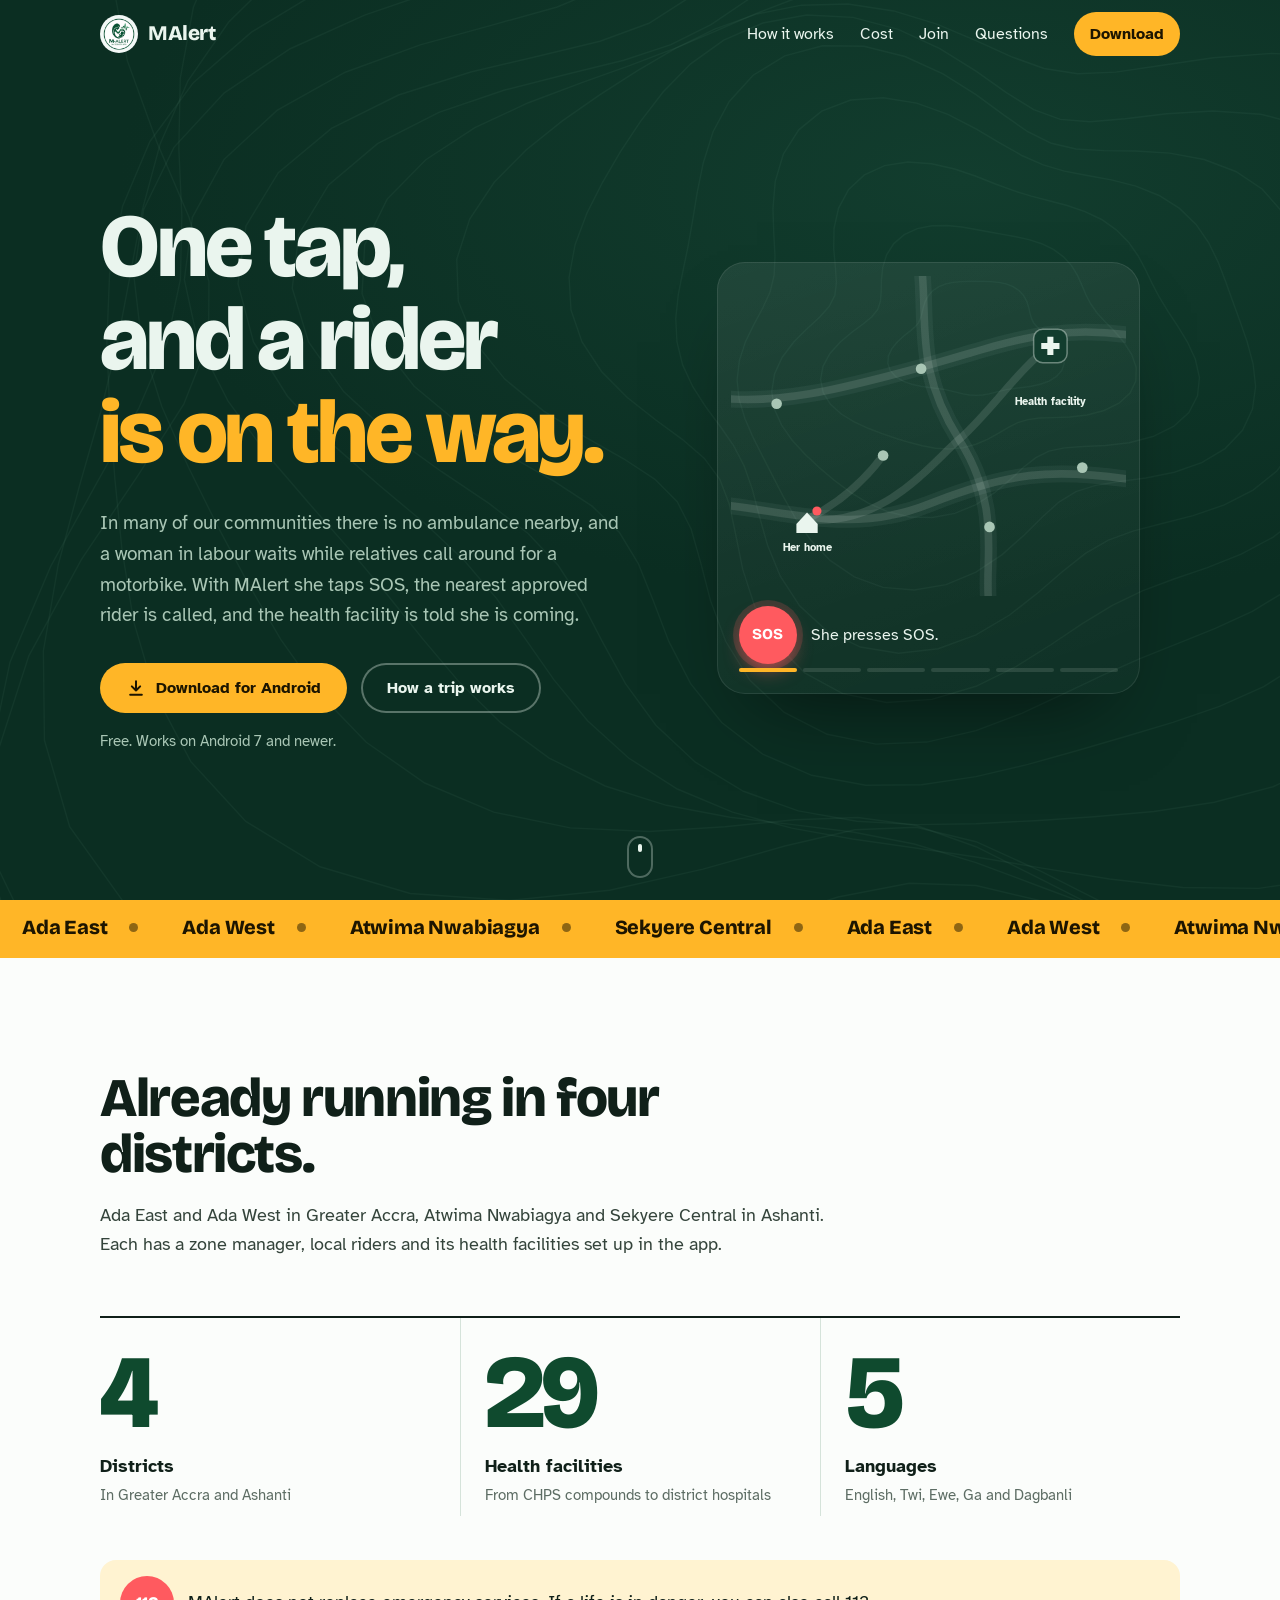
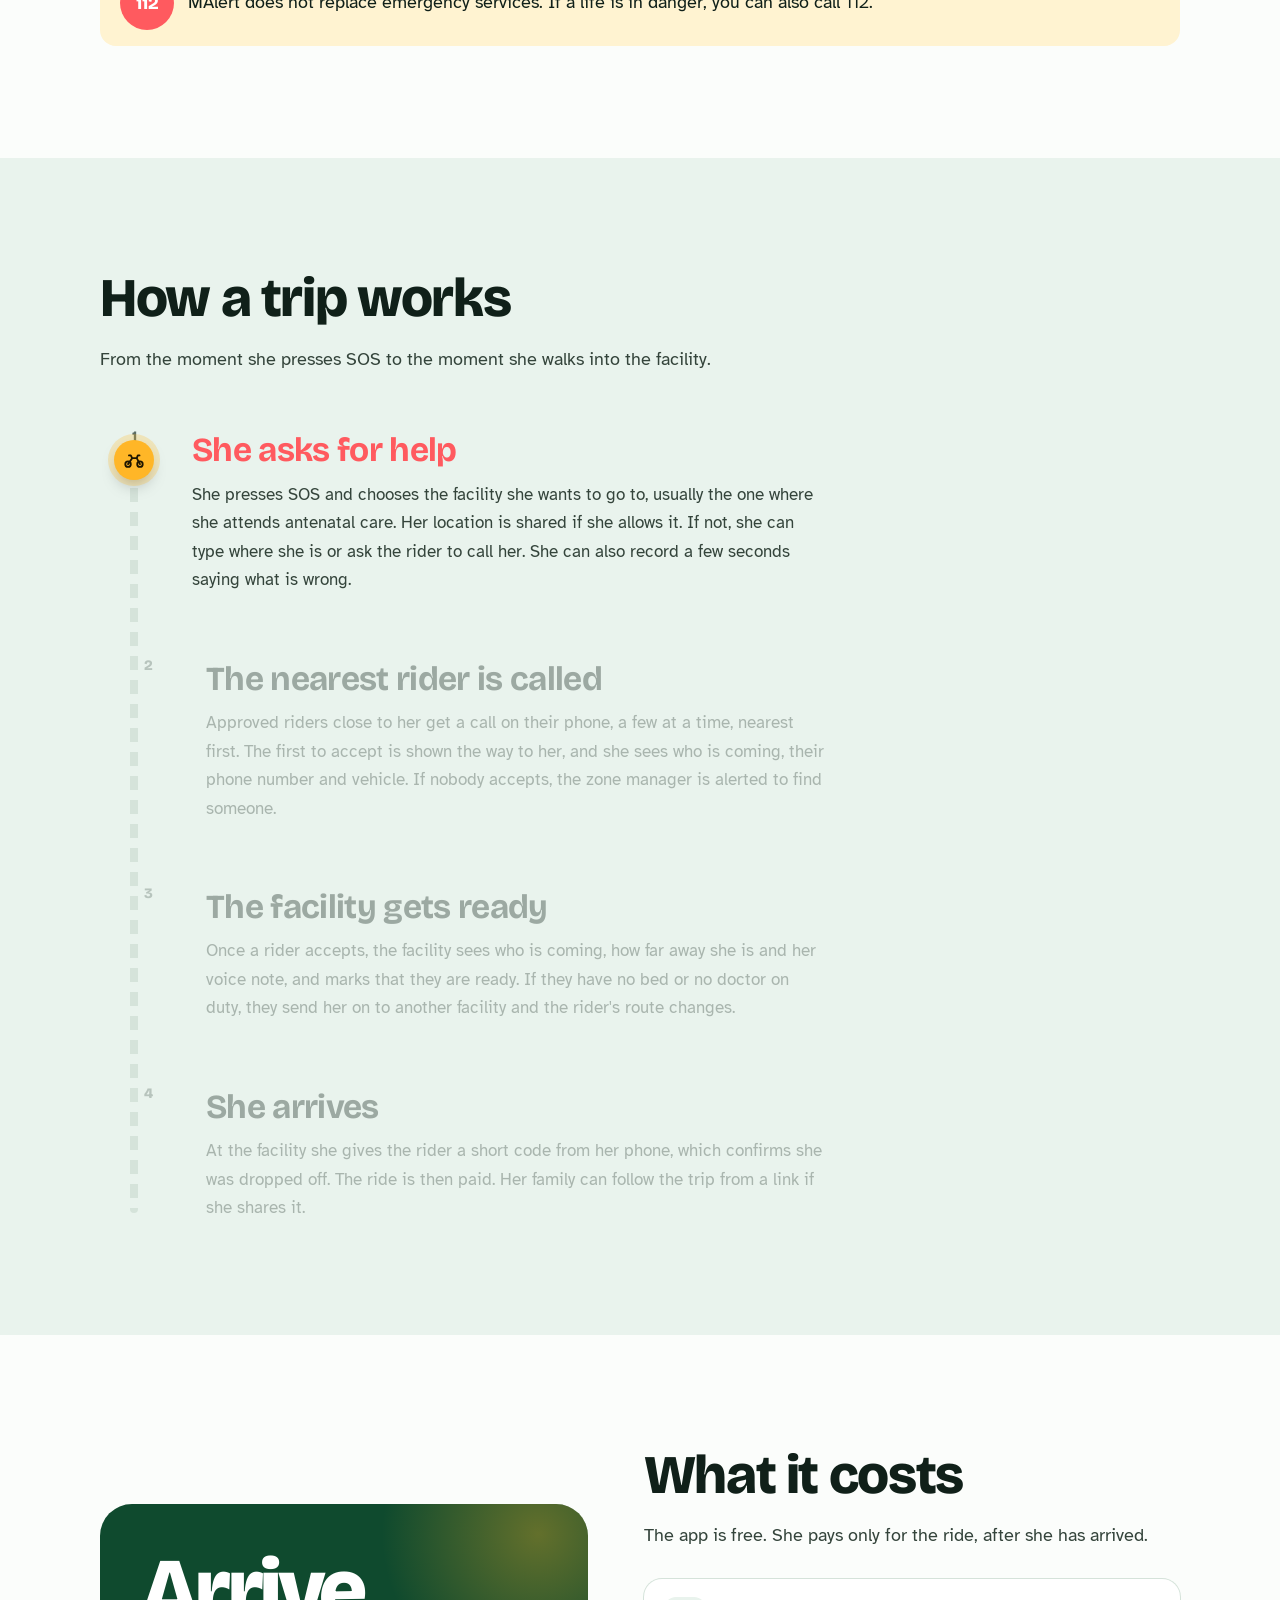
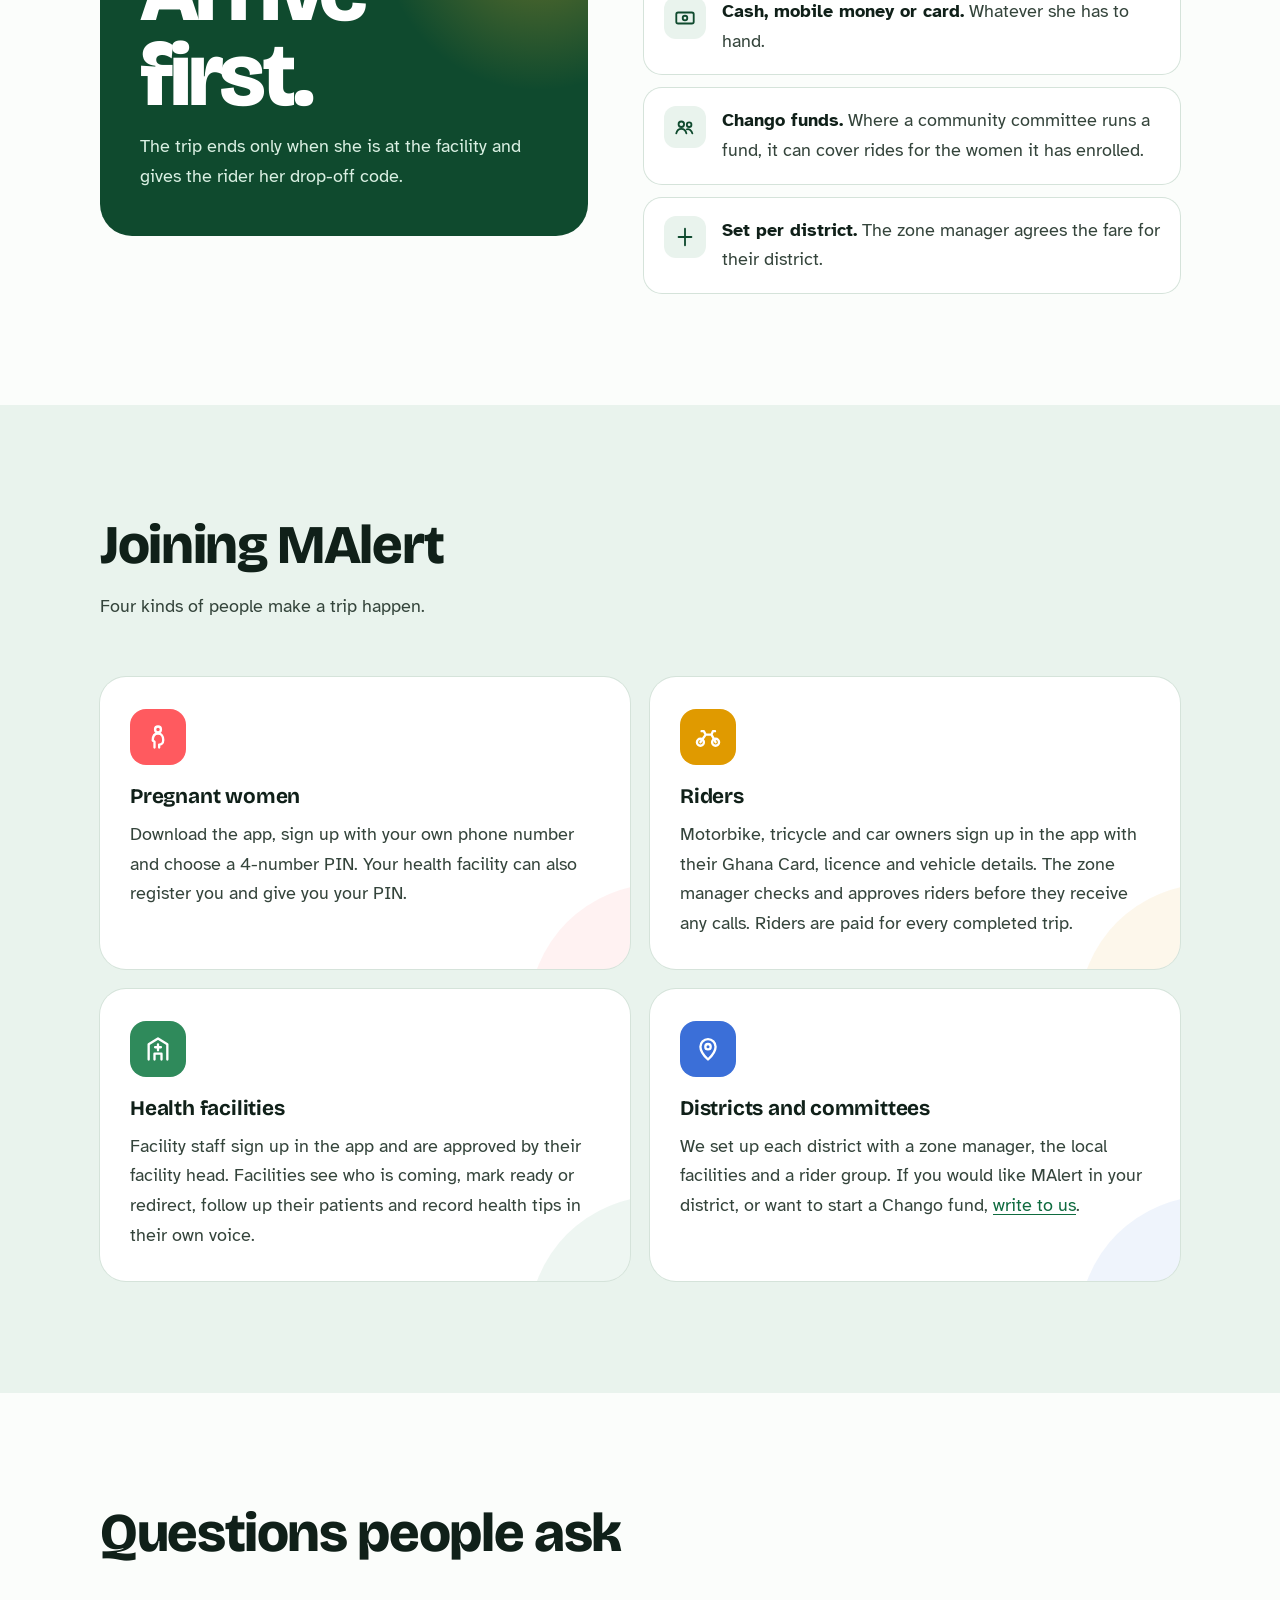
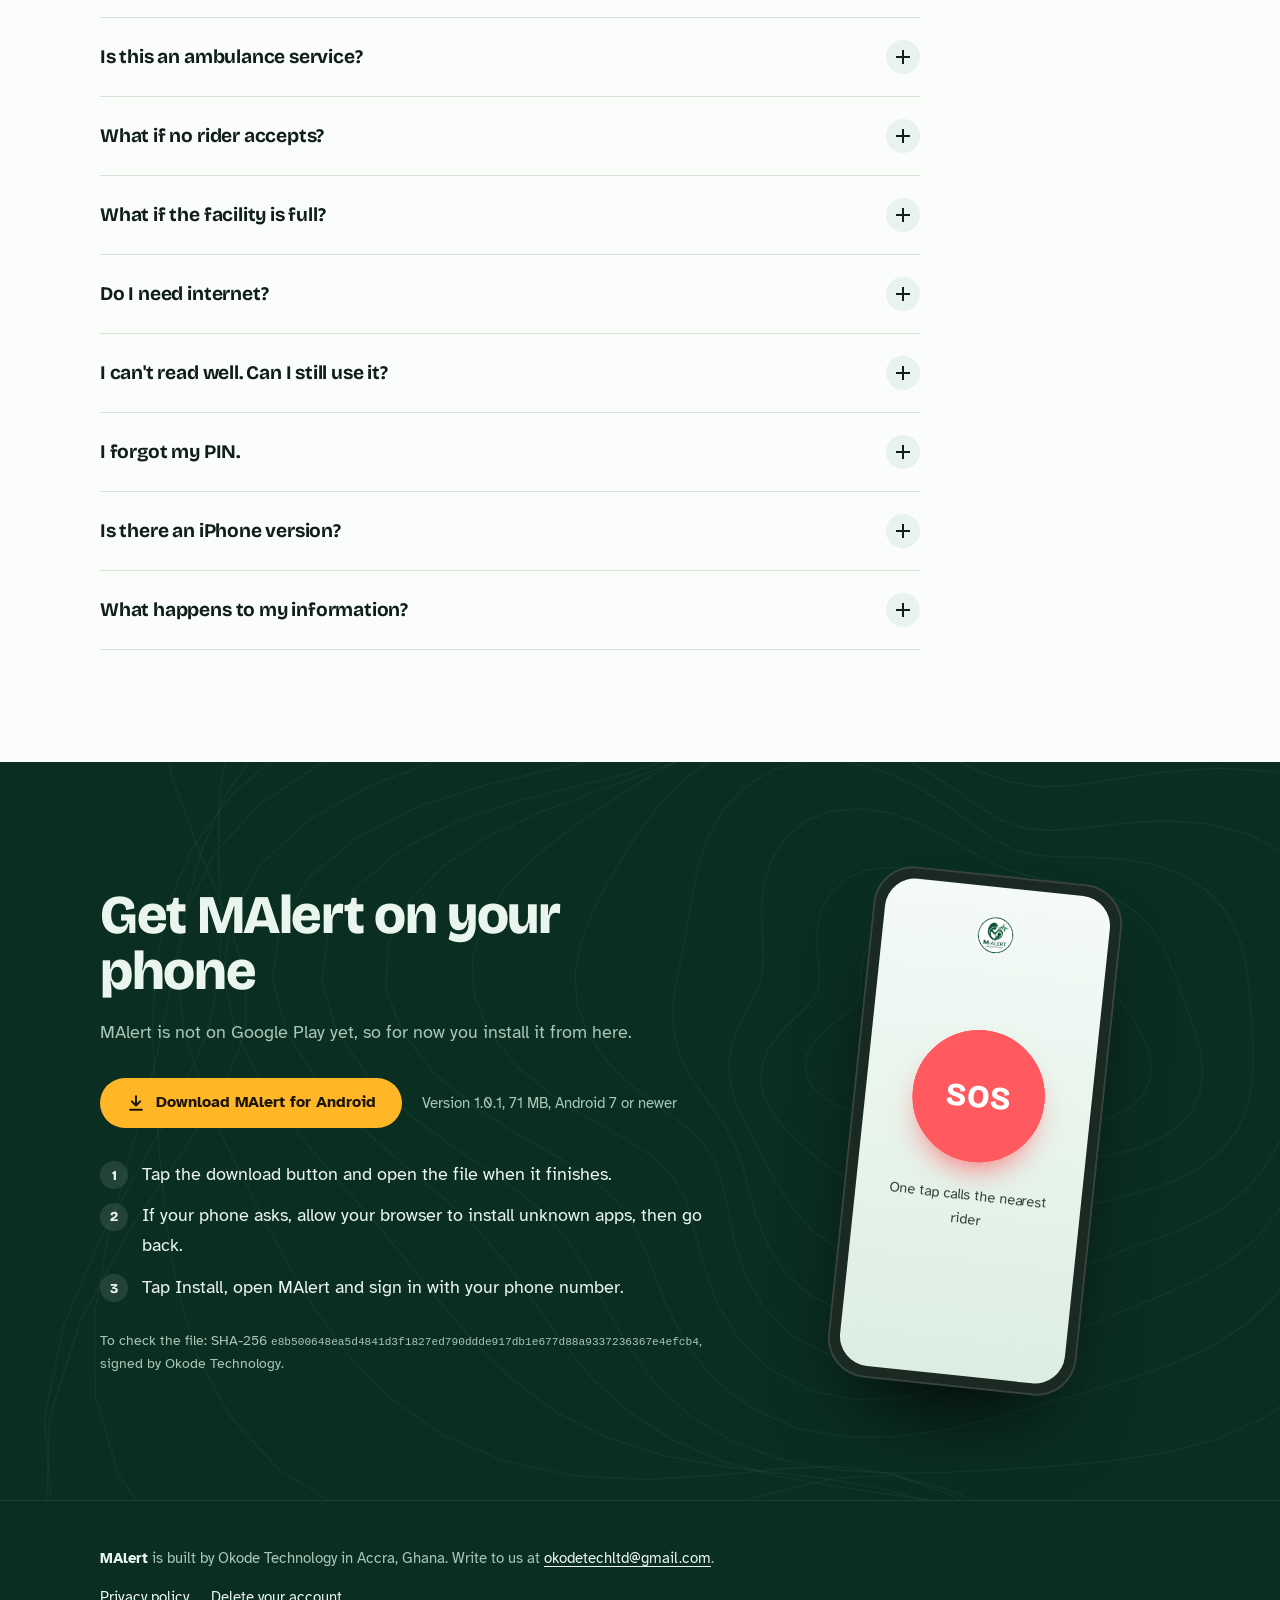
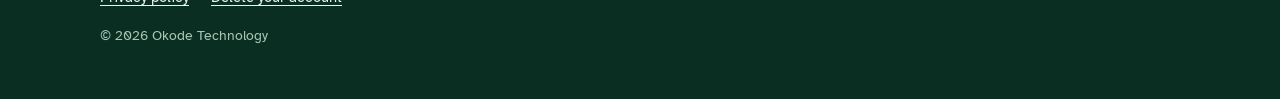
<file: public/index.html>
<!doctype html>
<html lang="en">
<head>
<meta charset="utf-8">
<meta name="viewport" content="width=device-width, initial-scale=1">
<title>MAlert: Maternal Emergency Transport</title>
<meta name="description" content="MAlert helps a pregnant woman in an emergency reach a health facility: one tap calls the nearest approved rider, and the facility is told she is coming. Running in Ada East, Ada West, Atwima Nwabiagya and Sekyere Central.">
<meta name="theme-color" content="#0b2e22">
<meta property="og:title" content="MAlert: getting pregnant women to care in an emergency">
<meta property="og:description" content="One tap calls the nearest approved rider, and the health facility is told she is coming. Built in Ghana by Okode Technology.">
<meta property="og:image" content="logo.png">
<meta property="og:type" content="website">
<link rel="icon" href="logo.png" type="image/png">
<link rel="apple-touch-icon" href="logo.png">
<link rel="preconnect" href="https://fonts.googleapis.com">
<link rel="preconnect" href="https://fonts.gstatic.com" crossorigin>
<link href="https://fonts.googleapis.com/css2?family=Atkinson+Hyperlegible:wght@400;700&family=Bricolage+Grotesque:opsz,wght@12..96,600..800&display=swap" rel="stylesheet">
<link rel="stylesheet" href="styles.css?v=202611191350">
<script>document.documentElement.classList.add('js')</script>
</head>
<body class="home">
<a class="skip" href="#main">Skip to content</a>

<header class="site-header" id="top">
  <div class="wrap">
    <a class="brand" href="./"><img src="logo.png" alt="" width="38" height="38">MAlert</a>
    <nav class="nav" aria-label="Main">
      <a href="#how">How it works</a>
      <a href="#cost">Cost</a>
      <a href="#join">Join</a>
      <a href="#faq">Questions</a>
      <a class="nav-dl" href="#download">Download</a>
    </nav>
  </div>
</header>

<main id="main">
  <section class="hero">
    <svg class="contours" viewBox="0 0 1400 900" preserveAspectRatio="xMidYMid slice" aria-hidden="true"><g id="contours"></g></svg>
    <div class="wrap hero-grid">
      <div>
        <h1><span class="ln"><span>One tap,</span></span><span class="ln"><span>and a rider</span></span><span class="ln"><span class="tap">is on the way.</span></span></h1>
        <p class="lede">In many of our communities there is no ambulance nearby, and a woman in labour waits while relatives call around for a motorbike. With MAlert she taps SOS, the nearest approved rider is called, and the health facility is told she is coming.</p>
        <p class="actions">
          <a class="btn btn-rider" href="#download"><svg viewBox="0 0 24 24" fill="none" stroke="currentColor" stroke-width="2.4" stroke-linecap="round" stroke-linejoin="round" aria-hidden="true"><path d="M12 4v11M7 10l5 5 5-5M5 20h14"/></svg>Download for Android</a>
          <a class="btn btn-ghost" href="#how">How a trip works</a>
        </p>
        <p class="fine">Free. Works on Android 7 and newer.</p>
      </div>

      <figure class="trip s0" id="trip" aria-label="A trip, played out on a map">
        <svg viewBox="0 0 520 420" role="img" aria-labelledby="trip-cap">
          <g>
            <path class="road-edge" d="M-20 300 C 80 310, 160 340, 260 300 S 420 250, 540 270"/>
            <path class="road-edge" d="M250 -20 C 260 60, 240 120, 300 215 S 330 380, 340 440"/>
            <path class="road-edge" d="M-20 160 C 60 170, 140 150, 250 120 S 420 60, 540 80"/>
            <path class="road" d="M-20 300 C 80 310, 160 340, 260 300 S 420 250, 540 270"/>
            <path class="road" d="M250 -20 C 260 60, 240 120, 300 215 S 330 380, 340 440"/>
            <path class="road" d="M-20 160 C 60 170, 140 150, 250 120 S 420 60, 540 80"/>
            <path class="road" d="M100 320 C 200 330, 260 250, 300 215 S 380 120, 420 92"/>
            <path class="road" d="M200 236 C 175 270, 140 300, 100 320"/>
          </g>
          <path class="route route-a" id="routeA" d="M200 236 C 175 270, 140 300, 100 320"/>
          <path class="route" id="routeB" d="M100 320 C 200 330, 260 250, 300 215 S 380 120, 420 92"/>

          <circle class="call-wave" cx="100" cy="320" r="10"/>
          <circle class="call-wave w2" cx="100" cy="320" r="10"/>

          <circle class="rider-dot me" cx="200" cy="236" r="7"/>
          <circle class="rider-dot" cx="340" cy="330" r="7"/>
          <circle class="rider-dot" cx="250" cy="122" r="7"/>
          <circle class="rider-dot" cx="60" cy="168" r="7"/>
          <circle class="rider-dot" cx="462" cy="252" r="7"/>

          <g class="fac">
            <rect class="box" x="398" y="70" width="44" height="44" rx="12"/>
            <path class="cross" d="M416 80h8v8h8v8h-8v8h-8v-8h-8v-8h8z"/>
            <g class="ready"><rect x="385" y="124" width="70" height="24" rx="12"/><text x="420" y="140.5" text-anchor="middle">Ready</text></g>
            <text class="lbl" x="420" y="170" text-anchor="middle">Health facility</text>
          </g>

          <g class="home-pin">
            <circle class="ring" cx="100" cy="320" r="14"/>
            <circle class="ring" cx="100" cy="320" r="14"/>
            <circle class="ring" cx="100" cy="320" r="14"/>
            <path class="house" d="M86 326 L100 311 L114 326 V338 H86 Z"/>
            <circle class="sosdot" cx="113" cy="309" r="6"/>
            <text class="lbl" x="100" y="362" text-anchor="middle">Her home</text>
          </g>

          <g class="bike" id="bike" transform="translate(200 236)">
            <circle class="halo" r="15"/>
            <circle class="core" r="9"/>
          </g>

          <g class="codebub"><rect x="294" y="22" width="92" height="36" rx="12"/><text x="344" y="46" text-anchor="middle">4821</text></g>
        </svg>
        <div class="trip-bar">
          <button class="sos-btn" id="sos" type="button" aria-label="Play the trip again">SOS</button>
          <figcaption class="caption" id="trip-cap" aria-live="polite"><span>She presses SOS.</span></figcaption>
        </div>
        <div class="progress" aria-hidden="true"><i></i><i></i><i></i><i></i><i></i><i></i></div>
      </figure>
    </div>
    <span class="scroll-cue" aria-hidden="true"></span>
  </section>

  <div class="ticker" aria-hidden="true">
    <div class="ticker-track">
      <span>Ada East</span><span>Ada West</span><span>Atwima Nwabiagya</span><span>Sekyere Central</span><span>Ada East</span><span>Ada West</span><span>Atwima Nwabiagya</span><span>Sekyere Central</span>
      <span>Ada East</span><span>Ada West</span><span>Atwima Nwabiagya</span><span>Sekyere Central</span><span>Ada East</span><span>Ada West</span><span>Atwima Nwabiagya</span><span>Sekyere Central</span>
    </div>
  </div>

  <section class="sec">
    <div class="wrap">
      <div class="sec-head rv">
        <h2>Already running in four districts.</h2>
        <p>Ada East and Ada West in Greater Accra, Atwima Nwabiagya and Sekyere Central in Ashanti. Each has a zone manager, local riders and its health facilities set up in the app.</p>
      </div>
      <div class="numbers rv">
        <div><b data-count="4">4</b><span>Districts</span><small>In Greater Accra and Ashanti</small></div>
        <div><b data-count="29">29</b><span>Health facilities</span><small>From CHPS compounds to district hospitals</small></div>
        <div><b data-count="5">5</b><span>Languages</span><small>English, Twi, Ewe, Ga and Dagbanli</small></div>
      </div>
      <p class="note-112 rv"><b>112</b><span>MAlert does not replace emergency services. If a life is in danger, you can also call 112.</span></p>
    </div>
  </section>

  <section class="sec sec-mist" id="how">
    <div class="wrap">
      <div class="sec-head rv">
        <h2>How a trip works</h2>
        <p>From the moment she presses SOS to the moment she walks into the facility.</p>
      </div>
      <div class="journey" id="journey">
        <span class="rider-mark" aria-hidden="true"><svg viewBox="0 0 24 24" fill="none" stroke="#1d1500" stroke-width="2" stroke-linecap="round" stroke-linejoin="round"><circle cx="5.5" cy="16.5" r="3"/><circle cx="18.5" cy="16.5" r="3"/><path d="M5.5 16.5 10 10h5l3.5 6.5M10 10 8.5 7H6.5M15 10l1.2-3H18"/></svg></span>
        <ol>
        <li class="sos" data-n="1">
          <h3>She asks for help</h3>
          <p>She presses SOS and chooses the facility she wants to go to, usually the one where she attends antenatal care. Her location is shared if she allows it. If not, she can type where she is or ask the rider to call her. She can also record a few seconds saying what is wrong.</p>
        </li>
        <li data-n="2">
          <h3>The nearest rider is called</h3>
          <p>Approved riders close to her get a call on their phone, a few at a time, nearest first. The first to accept is shown the way to her, and she sees who is coming, their phone number and vehicle. If nobody accepts, the zone manager is alerted to find someone.</p>
        </li>
        <li data-n="3">
          <h3>The facility gets ready</h3>
          <p>Once a rider accepts, the facility sees who is coming, how far away she is and her voice note, and marks that they are ready. If they have no bed or no doctor on duty, they send her on to another facility and the rider's route changes.</p>
        </li>
        <li data-n="4">
          <h3>She arrives</h3>
          <p>At the facility she gives the rider a short code from her phone, which confirms she was dropped off. The ride is then paid. Her family can follow the trip from a link if she shares it.</p>
        </li>
        </ol>
      </div>
    </div>
  </section>

  <section class="sec" id="cost">
    <div class="wrap cost-grid">
      <div class="fare rv">
        <span class="amt amt-words">Arrive<br>first.</span>
        <p>The trip ends only when she is at the facility and gives the rider her drop-off code.</p>
      </div>
      <div class="rv">
        <h2>What it costs</h2>
        <p style="margin-top:18px">The app is free. She pays only for the ride, after she has arrived.</p>
        <ul class="pay">
          <li><span class="ic"><svg viewBox="0 0 24 24" fill="none" stroke="currentColor" stroke-width="2" stroke-linecap="round" stroke-linejoin="round" aria-hidden="true"><rect x="2.5" y="6" width="19" height="12" rx="2"/><circle cx="12" cy="12" r="2.5"/></svg></span><span><b>Cash, mobile money or card.</b> Whatever she has to hand.</span></li>
          <li><span class="ic"><svg viewBox="0 0 24 24" fill="none" stroke="currentColor" stroke-width="2" stroke-linecap="round" stroke-linejoin="round" aria-hidden="true"><circle cx="8" cy="9" r="3"/><circle cx="16.5" cy="9.5" r="2.5"/><path d="M2.5 19c.6-3 2.8-5 5.5-5s4.9 2 5.5 5M14 14.5c2.6-.6 5.2.9 6 4.5"/></svg></span><span><b>Chango funds.</b> Where a community committee runs a fund, it can cover rides for the women it has enrolled.</span></li>
          <li><span class="ic"><svg viewBox="0 0 24 24" fill="none" stroke="currentColor" stroke-width="2" stroke-linecap="round" stroke-linejoin="round" aria-hidden="true"><path d="M12 3v18M5 12h14"/></svg></span><span><b>Set per district.</b> The zone manager agrees the fare for their district.</span></li>
        </ul>
      </div>
    </div>
  </section>

  <section class="sec sec-mist" id="join">
    <div class="wrap">
      <div class="sec-head rv">
        <h2>Joining MAlert</h2>
        <p>Four kinds of people make a trip happen.</p>
      </div>
      <div class="roles">
        <article class="role role-woman rv">
          <span class="ic"><svg viewBox="0 0 24 24" fill="none" stroke="currentColor" stroke-width="2" stroke-linecap="round" stroke-linejoin="round" aria-hidden="true"><circle cx="12" cy="5.5" r="2.5"/><path d="M9 21v-5l-1.5-1c0-4 1.5-6 4.5-6s4.5 2.5 4.5 5.5-2 4-3.5 4V21"/></svg></span>
          <h3>Pregnant women</h3>
          <p>Download the app, sign up with your own phone number and choose a 4-number PIN. Your health facility can also register you and give you your PIN.</p>
        </article>
        <article class="role role-rider rv">
          <span class="ic"><svg viewBox="0 0 24 24" fill="none" stroke="currentColor" stroke-width="2" stroke-linecap="round" stroke-linejoin="round" aria-hidden="true"><circle cx="5.5" cy="16.5" r="3"/><circle cx="18.5" cy="16.5" r="3"/><path d="M5.5 16.5 10 10h5l3.5 6.5M10 10 8.5 7H6.5M15 10l1.2-3H18"/></svg></span>
          <h3>Riders</h3>
          <p>Motorbike, tricycle and car owners sign up in the app with their Ghana Card, licence and vehicle details. The zone manager checks and approves riders before they receive any calls. Riders are paid for every completed trip.</p>
        </article>
        <article class="role role-fac rv">
          <span class="ic"><svg viewBox="0 0 24 24" fill="none" stroke="currentColor" stroke-width="2" stroke-linecap="round" stroke-linejoin="round" aria-hidden="true"><path d="M4 21V8l8-5 8 5v13M9 21v-5h6v5M12 8v5M9.5 10.5h5"/></svg></span>
          <h3>Health facilities</h3>
          <p>Facility staff sign up in the app and are approved by their facility head. Facilities see who is coming, mark ready or redirect, follow up their patients and record health tips in their own voice.</p>
        </article>
        <article class="role role-dist rv">
          <span class="ic"><svg viewBox="0 0 24 24" fill="none" stroke="currentColor" stroke-width="2" stroke-linecap="round" stroke-linejoin="round" aria-hidden="true"><path d="M12 21s-6.5-6-6.5-11a6.5 6.5 0 0 1 13 0c0 5-6.5 11-6.5 11z"/><circle cx="12" cy="10" r="2.3"/></svg></span>
          <h3>Districts and committees</h3>
          <p>We set up each district with a zone manager, the local facilities and a rider group. If you would like MAlert in your district, or want to start a Chango fund, <a href="mailto:okodetechltd@gmail.com?subject=MAlert%20in%20our%20district">write to us</a>.</p>
        </article>
      </div>
    </div>
  </section>

  <section class="sec" id="faq">
    <div class="wrap">
      <div class="sec-head rv"><h2>Questions people ask</h2></div>
      <div class="faq rv">
        <details><summary>Is this an ambulance service?</summary><div class="ans"><p>No. Riders are local people with motorbikes, tricycles and cars, approved by the zone manager. For many women they are the quickest way to reach care. In a life-threatening emergency you can also call 112.</p></div></details>
        <details><summary>What if no rider accepts?</summary><div class="ans"><p>Riders are called a few at a time, nearest first. If nobody accepts, the zone manager for the district is alerted and can assign a rider directly.</p></div></details>
        <details><summary>What if the facility is full?</summary><div class="ans"><p>The facility can send her to another facility nearby that is accepting patients. She and her rider are told straight away, and the route changes.</p></div></details>
        <details><summary>Do I need internet?</summary><div class="ans"><p>Yes, the app needs mobile data to call a rider. If location is off or GPS is weak, she can type where she is or have the rider call her for directions.</p></div></details>
        <details><summary>I can't read well. Can I still use it?</summary><div class="ans"><p>Yes. Sign-in is a phone number and a 4-number PIN, not a password or code, and many screens have a spoken guide in English, Twi, Ewe, Ga or Dagbanli.</p></div></details>
        <details><summary>I forgot my PIN.</summary><div class="ans"><p>Tap "Forgot PIN?" to get a code by SMS and choose a new PIN. Or ask your health facility or zone manager to set a new one for you.</p></div></details>
        <details><summary>Is there an iPhone version?</summary><div class="ans"><p>Not yet. Android comes first because most of the people we work with use Android phones. The app will also be on Google Play soon.</p></div></details>
        <details><summary>What happens to my information?</summary><div class="ans"><p>Only the people handling an emergency see her details, and only what they need. We do not sell data or show adverts. You can delete your account from the app at any time. Read the <a href="privacy.html">privacy policy</a>.</p></div></details>
      </div>
    </div>
  </section>

  <section class="dl" id="download">
    <svg class="contours" viewBox="0 0 1400 900" preserveAspectRatio="xMidYMid slice" aria-hidden="true"><use href="#contours"/></svg>
    <div class="wrap dl-grid">
      <div class="rv">
        <h2>Get MAlert on your phone</h2>
        <p class="lead">MAlert is not on Google Play yet, so for now you install it from here.</p>
        <p class="actions">
          <a class="btn btn-rider" href="downloads/malert.apk" download="MAlert-1.0.1.apk"><svg viewBox="0 0 24 24" fill="none" stroke="currentColor" stroke-width="2.4" stroke-linecap="round" stroke-linejoin="round" aria-hidden="true"><path d="M12 4v11M7 10l5 5 5-5M5 20h14"/></svg>Download MAlert for Android</a>
          <span class="meta">Version 1.0.1, 71 MB, Android 7 or newer</span>
        </p>
        <ol class="install">
          <li>Tap the download button and open the file when it finishes.</li>
          <li>If your phone asks, allow your browser to install unknown apps, then go back.</li>
          <li>Tap Install, open MAlert and sign in with your phone number.</li>
        </ol>
        <p class="sum">To check the file: SHA-256 <code>e8b500648ea5d4841d3f1827ed790ddde917db1e677d88a9337236367e4efcb4</code>, signed by Okode Technology.</p>
      </div>
      <div class="phone" aria-hidden="true">
        <div class="scr">
          <img src="logo.png" alt="">
          <span class="big-sos">SOS</span>
          <span class="hint">One tap calls the nearest rider</span>
        </div>
      </div>
    </div>
  </section>
</main>

<footer>
  <div class="wrap">
    <p><strong>MAlert</strong> is built by Okode Technology in Accra, Ghana. Write to us at <a href="mailto:okodetechltd@gmail.com">okodetechltd@gmail.com</a>.</p>
    <nav aria-label="Legal">
      <a href="privacy.html">Privacy policy</a>
      <a href="delete-account.html">Delete your account</a>
    </nav>
    <p class="muted small">© 2026 Okode Technology</p>
  </div>
</footer>

<script src="site.js?v=202611191350"></script>
</body>
</html>
</file>
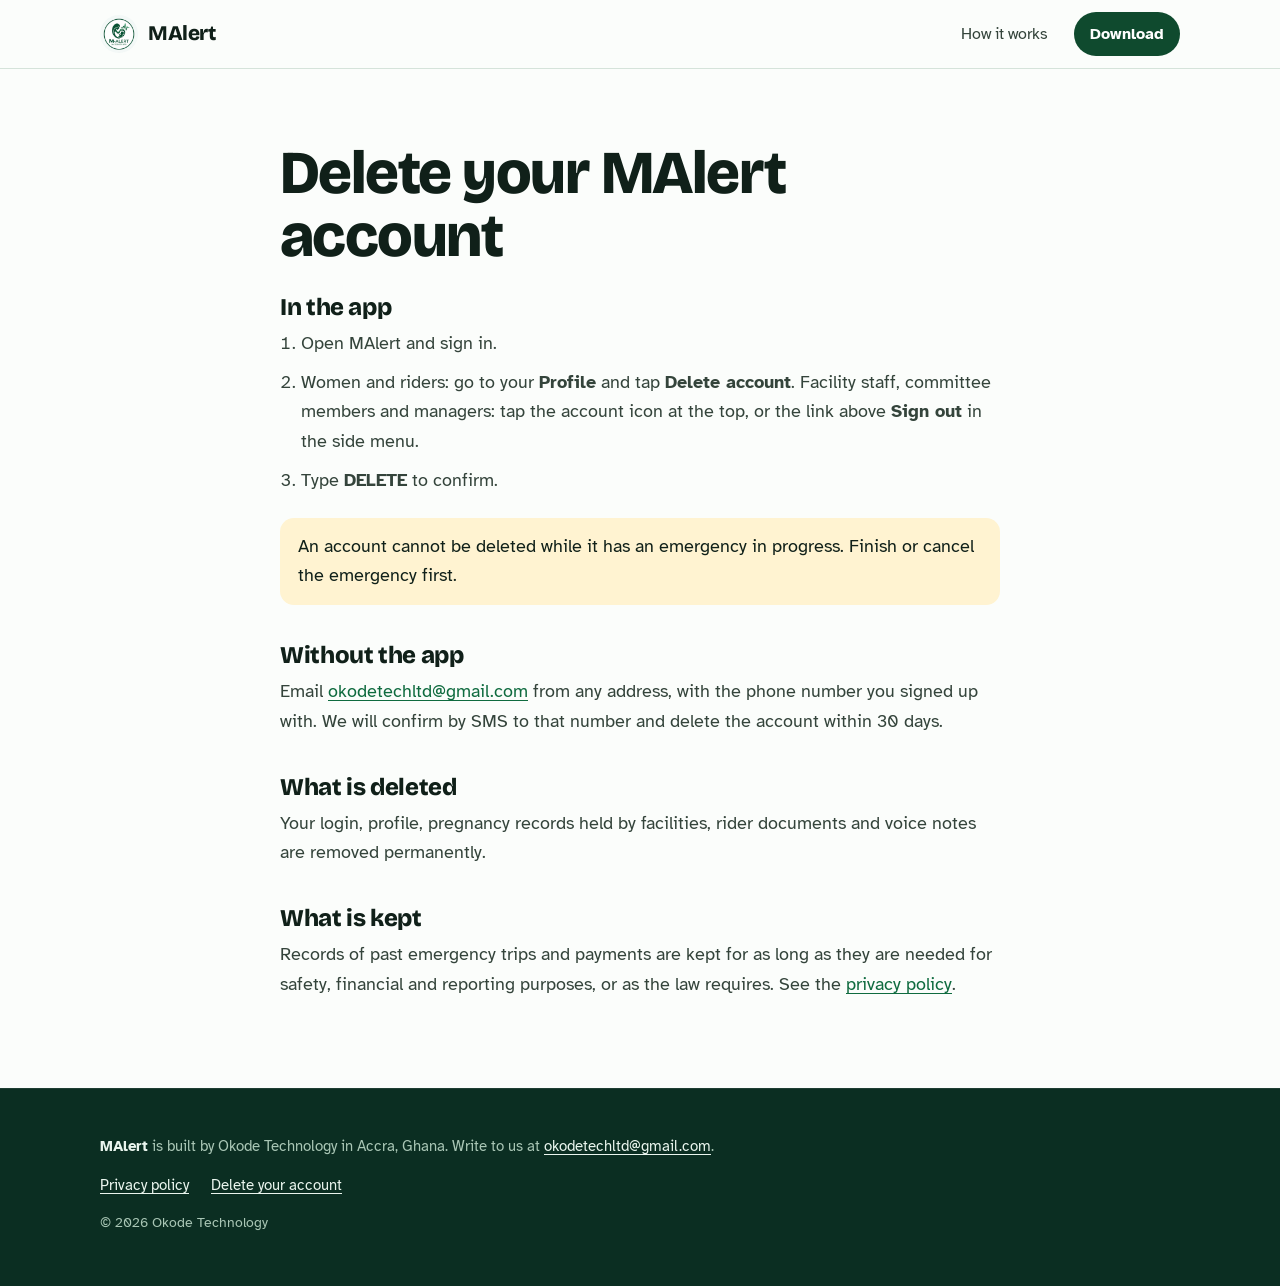
<file: public/delete-account.html>
<!doctype html>
<html lang="en">
<head>
<meta charset="utf-8">
<meta name="viewport" content="width=device-width, initial-scale=1">
<title>Delete MAlert Account</title>
<meta name="description" content="How to delete your MAlert account and what happens to your data.">
<meta name="theme-color" content="#0b2e22">
<link rel="icon" href="logo.png" type="image/png">
<link rel="preconnect" href="https://fonts.googleapis.com">
<link rel="preconnect" href="https://fonts.gstatic.com" crossorigin>
<link href="https://fonts.googleapis.com/css2?family=Atkinson+Hyperlegible:wght@400;700&family=Bricolage+Grotesque:opsz,wght@12..96,600..800&display=swap" rel="stylesheet">
<link rel="stylesheet" href="styles.css?v=202611191350">
</head>
<body>
<a class="skip" href="#main">Skip to content</a>
<header class="site-header">
  <div class="wrap">
    <a class="brand" href="./"><img src="logo.png" alt="" width="36" height="36">MAlert</a>
    <nav class="nav" aria-label="Main">
      <a href="./#how">How it works</a>
      <a class="nav-dl" href="./#download">Download</a>
    </nav>
  </div>
</header>
<main id="main">
<div class="doc-head">
  <div class="wrap">
    <h1>Delete your MAlert account</h1>
  </div>
</div>
<div class="doc">
  <div class="wrap">
    <h2>In the app</h2>
    <ol>
      <li>Open MAlert and sign in.</li>
      <li>Women and riders: go to your <strong>Profile</strong> and tap <strong>Delete account</strong>. Facility staff, committee members and managers: tap the account icon at the top, or the link above <strong>Sign out</strong> in the side menu.</li>
      <li>Type <strong>DELETE</strong> to confirm.</li>
    </ol>
    <p class="note">An account cannot be deleted while it has an emergency in progress. Finish or cancel the emergency first.</p>

    <h2>Without the app</h2>
    <p>Email <a href="mailto:okodetechltd@gmail.com?subject=Delete%20my%20MAlert%20account">okodetechltd@gmail.com</a> from any address, with the phone number you signed up with. We will confirm by SMS to that number and delete the account within 30 days.</p>

    <h2>What is deleted</h2>
    <p>Your login, profile, pregnancy records held by facilities, rider documents and voice notes are removed permanently.</p>

    <h2>What is kept</h2>
    <p>Records of past emergency trips and payments are kept for as long as they are needed for safety, financial and reporting purposes, or as the law requires. See the <a href="privacy.html">privacy policy</a>.</p>
  </div>
</div>
</main>
<footer>
  <div class="wrap">
    <p><strong>MAlert</strong> is built by Okode Technology in Accra, Ghana. Write to us at <a href="mailto:okodetechltd@gmail.com">okodetechltd@gmail.com</a>.</p>
    <nav aria-label="Legal">
      <a href="privacy.html">Privacy policy</a>
      <a href="delete-account.html">Delete your account</a>
    </nav>
    <p class="muted small">© 2026 Okode Technology</p>
  </div>
</footer>
</body>
</html>
</file>
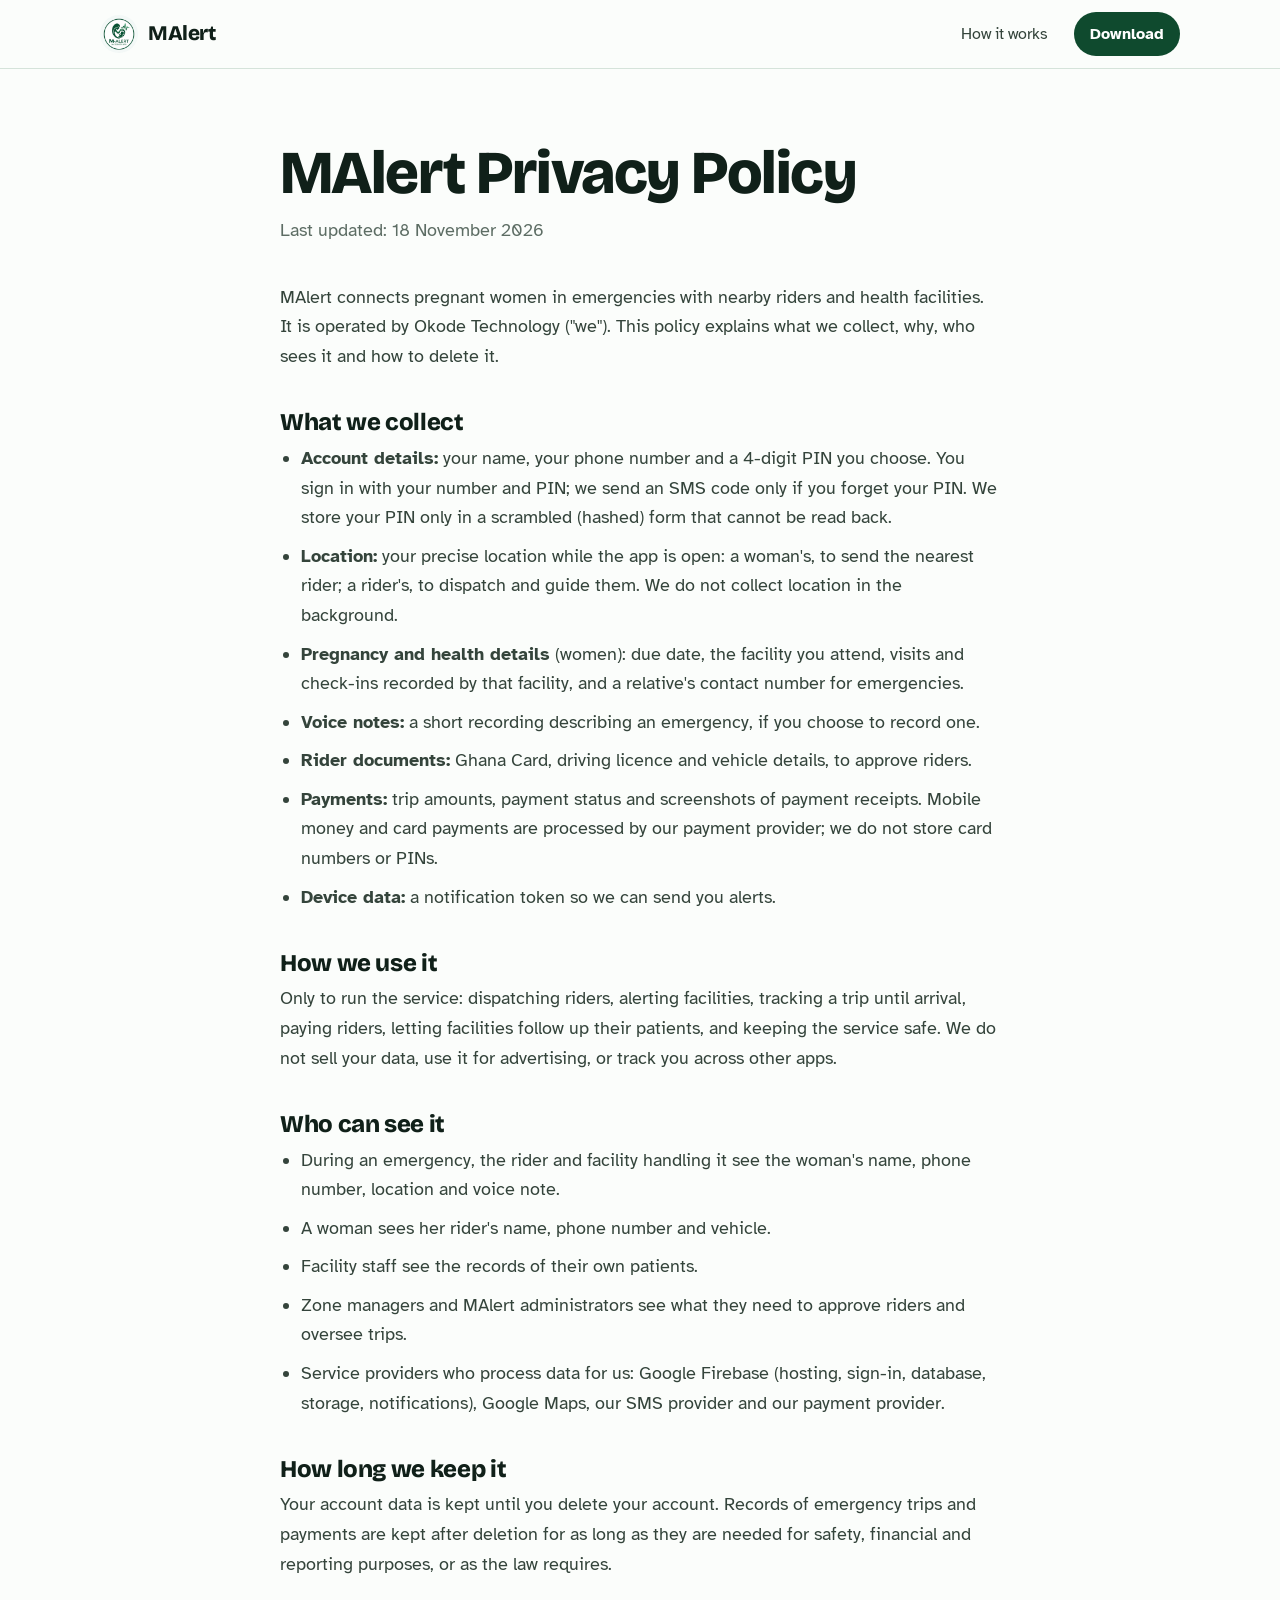
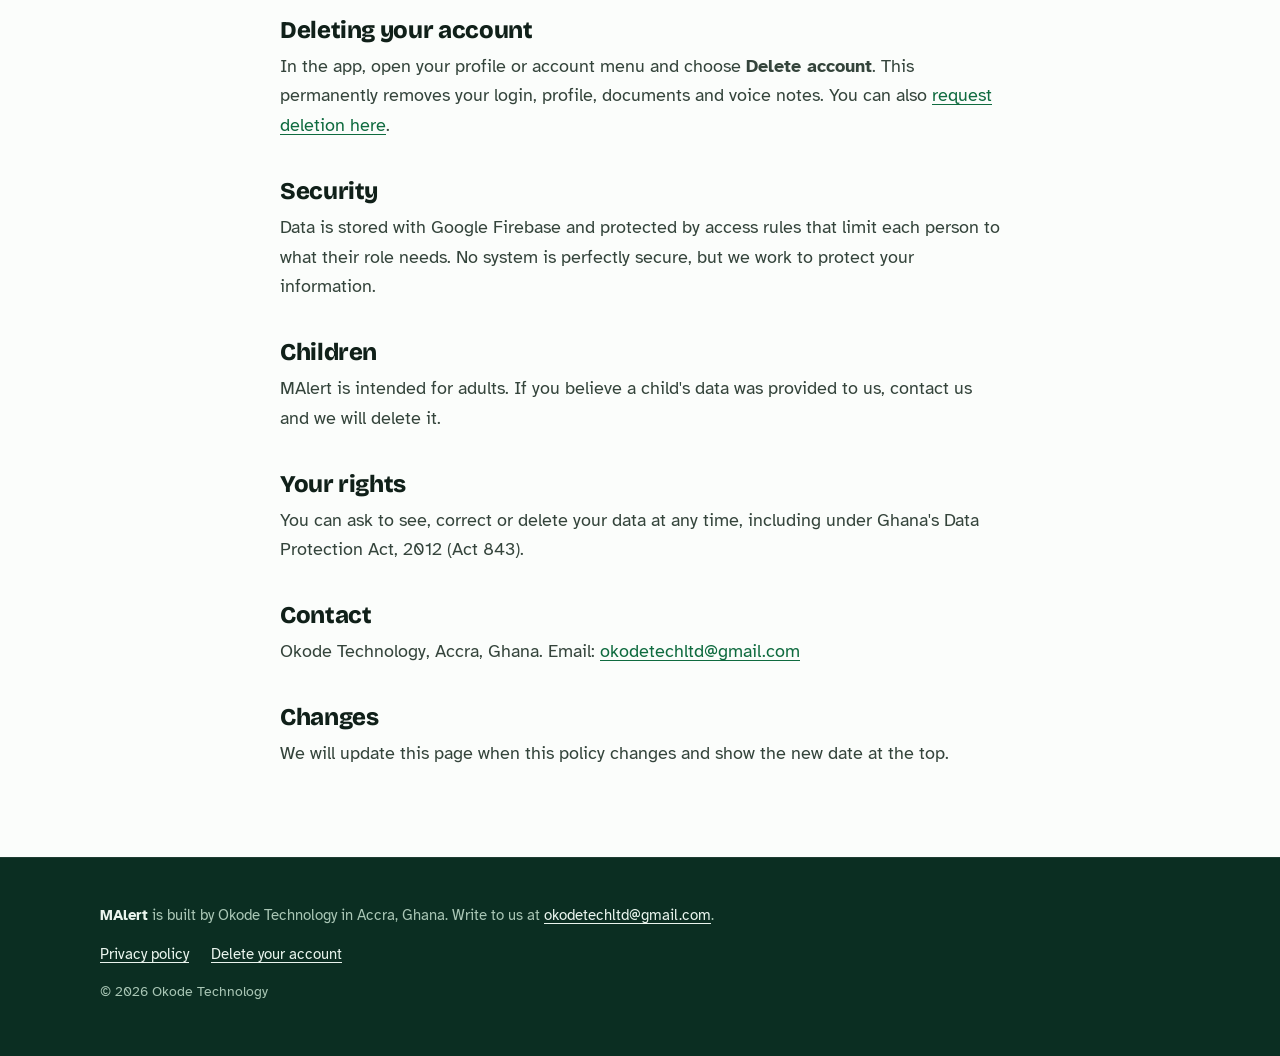
<file: public/privacy.html>
<!doctype html>
<html lang="en">
<head>
<meta charset="utf-8">
<meta name="viewport" content="width=device-width, initial-scale=1">
<title>MAlert Privacy Policy</title>
<meta name="description" content="How MAlert collects, uses, shares and deletes your information.">
<meta name="theme-color" content="#0b2e22">
<link rel="icon" href="logo.png" type="image/png">
<link rel="preconnect" href="https://fonts.googleapis.com">
<link rel="preconnect" href="https://fonts.gstatic.com" crossorigin>
<link href="https://fonts.googleapis.com/css2?family=Atkinson+Hyperlegible:wght@400;700&family=Bricolage+Grotesque:opsz,wght@12..96,600..800&display=swap" rel="stylesheet">
<link rel="stylesheet" href="styles.css?v=202611191350">
</head>
<body>
<a class="skip" href="#main">Skip to content</a>
<header class="site-header">
  <div class="wrap">
    <a class="brand" href="./"><img src="logo.png" alt="" width="36" height="36">MAlert</a>
    <nav class="nav" aria-label="Main">
      <a href="./#how">How it works</a>
      <a class="nav-dl" href="./#download">Download</a>
    </nav>
  </div>
</header>
<main id="main">
<div class="doc-head">
  <div class="wrap">
    <h1>MAlert Privacy Policy</h1>
    <p class="updated">Last updated: 18 November 2026</p>
  </div>
</div>
<div class="doc">
  <div class="wrap">
    <p>MAlert connects pregnant women in emergencies with nearby riders and health facilities. It is operated by Okode Technology ("we"). This policy explains what we collect, why, who sees it and how to delete it.</p>

    <h2>What we collect</h2>
    <ul>
      <li><strong>Account details:</strong> your name, your phone number and a 4-digit PIN you choose. You sign in with your number and PIN; we send an SMS code only if you forget your PIN. We store your PIN only in a scrambled (hashed) form that cannot be read back.</li>
      <li><strong>Location:</strong> your precise location while the app is open: a woman's, to send the nearest rider; a rider's, to dispatch and guide them. We do not collect location in the background.</li>
      <li><strong>Pregnancy and health details</strong> (women): due date, the facility you attend, visits and check-ins recorded by that facility, and a relative's contact number for emergencies.</li>
      <li><strong>Voice notes:</strong> a short recording describing an emergency, if you choose to record one.</li>
      <li><strong>Rider documents:</strong> Ghana Card, driving licence and vehicle details, to approve riders.</li>
      <li><strong>Payments:</strong> trip amounts, payment status and screenshots of payment receipts. Mobile money and card payments are processed by our payment provider; we do not store card numbers or PINs.</li>
      <li><strong>Device data:</strong> a notification token so we can send you alerts.</li>
    </ul>

    <h2>How we use it</h2>
    <p>Only to run the service: dispatching riders, alerting facilities, tracking a trip until arrival, paying riders, letting facilities follow up their patients, and keeping the service safe. We do not sell your data, use it for advertising, or track you across other apps.</p>

    <h2>Who can see it</h2>
    <ul>
      <li>During an emergency, the rider and facility handling it see the woman's name, phone number, location and voice note.</li>
      <li>A woman sees her rider's name, phone number and vehicle.</li>
      <li>Facility staff see the records of their own patients.</li>
      <li>Zone managers and MAlert administrators see what they need to approve riders and oversee trips.</li>
      <li>Service providers who process data for us: Google Firebase (hosting, sign-in, database, storage, notifications), Google Maps, our SMS provider and our payment provider.</li>
    </ul>

    <h2>How long we keep it</h2>
    <p>Your account data is kept until you delete your account. Records of emergency trips and payments are kept after deletion for as long as they are needed for safety, financial and reporting purposes, or as the law requires.</p>

    <h2>Deleting your account</h2>
    <p>In the app, open your profile or account menu and choose <strong>Delete account</strong>. This permanently removes your login, profile, documents and voice notes. You can also <a href="delete-account.html">request deletion here</a>.</p>

    <h2>Security</h2>
    <p>Data is stored with Google Firebase and protected by access rules that limit each person to what their role needs. No system is perfectly secure, but we work to protect your information.</p>

    <h2>Children</h2>
    <p>MAlert is intended for adults. If you believe a child's data was provided to us, contact us and we will delete it.</p>

    <h2>Your rights</h2>
    <p>You can ask to see, correct or delete your data at any time, including under Ghana's Data Protection Act, 2012 (Act 843).</p>

    <h2>Contact</h2>
    <p>Okode Technology, Accra, Ghana. Email: <a href="mailto:okodetechltd@gmail.com">okodetechltd@gmail.com</a></p>

    <h2>Changes</h2>
    <p>We will update this page when this policy changes and show the new date at the top.</p>
  </div>
</div>
</main>
<footer>
  <div class="wrap">
    <p><strong>MAlert</strong> is built by Okode Technology in Accra, Ghana. Write to us at <a href="mailto:okodetechltd@gmail.com">okodetechltd@gmail.com</a>.</p>
    <nav aria-label="Legal">
      <a href="privacy.html">Privacy policy</a>
      <a href="delete-account.html">Delete your account</a>
    </nav>
    <p class="muted small">© 2026 Okode Technology</p>
  </div>
</footer>
</body>
</html>
</file>
<file: public/styles.css>
/* MAlert site.
   Idea: the page is one trip. The hero plays a trip live (SOS, riders called,
   one accepts, the facility gets ready, she arrives), and the "How a trip works"
   road fills in as you scroll. Coral is only for SOS, amber only for the rider.
   Display: Bricolage Grotesque. Reading: Atkinson Hyperlegible (made for low vision,
   fitting for people who don't read easily). */

:root {
  --night: #0b2e22;      /* hero, footer */
  --night-2: #123d2e;
  --green: #0f4a2e;      /* brand */
  --leaf: #2f8a5b;
  --sos: #ff5a5f;        /* the SOS signal, nothing else */
  --rider: #ffb627;      /* the rider and the route */
  --mist: #e9f3ed;
  --paper: #fbfdfb;
  --ink: #102019;
  --body: #34443b;
  --muted: #5d6d64;
  --line: #d5e3da;
  --card: #ffffff;
  --link: #0f6b3f;
  --warn: #fff3d1;
  --on-night: #eaf5ee;
  --on-night-muted: #a9c6b5;
  color-scheme: light;
}
@media (prefers-color-scheme: dark) {
  :root:not([data-theme="light"]) {
    --night: #071d15;
    --night-2: #0e2c21;
    --mist: #10221a;
    --paper: #0c1813;
    --ink: #eef5f0;
    --body: #c9d7cf;
    --muted: #93a79b;
    --line: #23382d;
    --card: #12241b;
    --link: #8fd8ac;
    --warn: #2d2710;
    color-scheme: dark;
  }
}

* { box-sizing: border-box; }
html { -webkit-text-size-adjust: 100%; scroll-padding-top: 76px; scroll-behavior: smooth; }
body {
  margin: 0;
  background: var(--paper);
  color: var(--body);
  font: 18px/1.65 "Atkinson Hyperlegible", system-ui, -apple-system, "Segoe UI", Roboto, sans-serif;
  overflow-x: hidden;
}
h1, h2, h3 {
  color: var(--ink); margin: 0;
  font-family: "Bricolage Grotesque", system-ui, sans-serif;
  font-weight: 800; line-height: 1.04; letter-spacing: -0.025em;
}
h2 { font-size: clamp(2rem, 5vw, 3.4rem); }
h3 { font-size: 1.3rem; font-weight: 700; letter-spacing: -0.01em; line-height: 1.2; }
p { margin: 0; }
a { color: var(--link); text-underline-offset: 3px; }
img { max-width: 100%; display: block; }
code { font-size: .82em; word-break: break-all; }

.wrap { width: 100%; max-width: 1120px; margin: 0 auto; padding: 0 20px; }
.narrow { max-width: 760px; }
.muted { color: var(--muted); }
.small { font-size: .88rem; }

.skip { position: absolute; left: -999px; top: 8px; background: var(--ink); color: var(--paper); padding: 8px 14px; border-radius: 8px; z-index: 50; }
.skip:focus { left: 8px; }
:focus-visible { outline: 3px solid var(--rider); outline-offset: 3px; border-radius: 6px; }

/* ── Header ── */
.site-header {
  position: sticky; top: 0; z-index: 30;
  background: color-mix(in srgb, var(--paper) 88%, transparent);
  backdrop-filter: blur(12px); -webkit-backdrop-filter: blur(12px);
  border-bottom: 1px solid var(--line);
  transition: background .3s, border-color .3s;
}
.site-header .wrap { display: flex; align-items: center; gap: 20px; height: 68px; }
.brand { display: inline-flex; align-items: center; gap: 10px; color: var(--ink); text-decoration: none; font: 800 1.3rem/1 "Bricolage Grotesque", sans-serif; letter-spacing: -0.02em; }
.brand img { width: 38px; height: 38px; border-radius: 50%; }
.nav { margin-left: auto; display: flex; gap: 26px; align-items: center; font-size: 1rem; }
.nav a { color: var(--body); text-decoration: none; position: relative; }
.nav a:not(.nav-dl)::after { content: ""; position: absolute; left: 0; right: 0; bottom: -4px; height: 2px; background: currentColor; transform: scaleX(0); transform-origin: left; transition: transform .25s; }
.nav a:not(.nav-dl):hover::after { transform: scaleX(1); }
.nav .nav-dl { background: var(--green); color: #fff; padding: 9px 16px; border-radius: 999px; font-weight: 700; }
@media (max-width: 720px) { .nav a:not(.nav-dl) { display: none; } }

/* On the home page the header sits on the dark hero until you scroll. */
.home .site-header { position: fixed; left: 0; right: 0; background: transparent; border-color: transparent; backdrop-filter: none; -webkit-backdrop-filter: none; }
.home .site-header .brand, .home .site-header .nav a { color: var(--on-night); }
.home .site-header .nav .nav-dl { background: var(--rider); color: #1d1500; }
.home .site-header.solid { background: color-mix(in srgb, var(--night) 92%, transparent); backdrop-filter: blur(12px); -webkit-backdrop-filter: blur(12px); border-color: rgba(255,255,255,.08); }

/* ── Buttons ── */
.btn {
  display: inline-flex; align-items: center; gap: 10px;
  padding: 15px 26px; border-radius: 999px; border: 0; cursor: pointer;
  background: var(--green); color: #fff; text-decoration: none;
  font: 700 1.02rem/1 "Atkinson Hyperlegible", sans-serif;
  transition: transform .2s, box-shadow .2s, background .2s;
}
.btn:hover { transform: translateY(-2px); box-shadow: 0 10px 24px -10px rgba(15,74,46,.7); }
.btn:active { transform: translateY(0) scale(.98); }
.btn-rider { background: var(--rider); color: #1d1500; }
.btn-rider:hover { box-shadow: 0 12px 28px -10px rgba(255,182,39,.8); }
.btn-ghost { background: transparent; color: var(--on-night); box-shadow: inset 0 0 0 2px rgba(234,245,238,.35); }
.btn-ghost:hover { box-shadow: inset 0 0 0 2px var(--on-night); }
.btn svg { width: 20px; height: 20px; flex: none; }

/* ── Hero ── */
.hero {
  position: relative; overflow: hidden; isolation: isolate;
  background: radial-gradient(1200px 600px at 75% 20%, var(--night-2), var(--night) 70%);
  color: var(--on-night-muted);
  padding: 128px 0 72px;
  min-height: 100svh; display: flex; align-items: center;
}
.contours { position: absolute; inset: -10%; z-index: -1; width: 120%; height: 120%; opacity: .5; }
.contours path { fill: none; stroke: rgba(170,220,190,.10); stroke-width: 1.2; }
.contours g { transform-origin: 70% 40%; animation: drift 60s linear infinite; }
@keyframes drift { to { transform: rotate(360deg); } }

.hero-grid { display: grid; grid-template-columns: 1.05fr 1fr; gap: 48px; align-items: center; }
@media (max-width: 920px) { .hero-grid { grid-template-columns: 1fr; gap: 36px; } }

.hero h1 { color: var(--on-night); font-size: clamp(2.8rem, 7.4vw, 5.6rem); line-height: .98; letter-spacing: -0.035em; }
.hero h1 .ln { display: block; overflow: hidden; padding-bottom: .06em; }
.hero h1 .ln > span { display: inline-block; transform: translateY(105%); animation: rise .9s cubic-bezier(.2,.8,.2,1) forwards; }
.hero h1 .ln:nth-child(2) > span { animation-delay: .12s; }
.hero h1 .ln:nth-child(3) > span { animation-delay: .24s; }
.hero h1 .tap { color: var(--rider); }
@keyframes rise { to { transform: none; } }
.hero .lede { margin-top: 26px; font-size: 1.16rem; max-width: 34em; opacity: 0; animation: fade .8s .55s forwards; }
.hero .actions { margin-top: 32px; display: flex; flex-wrap: wrap; gap: 14px; opacity: 0; animation: fade .8s .7s forwards; }
.hero .fine { margin-top: 16px; font-size: .92rem; opacity: 0; animation: fade .8s .85s forwards; }
@keyframes fade { from { opacity: 0; transform: translateY(10px); } to { opacity: 1; transform: none; } }

/* The live trip */
.trip {
  position: relative; border-radius: 28px;
  background: linear-gradient(160deg, rgba(255,255,255,.07), rgba(255,255,255,.02));
  box-shadow: inset 0 0 0 1px rgba(255,255,255,.09), 0 40px 80px -40px rgba(0,0,0,.6);
  padding: 14px; opacity: 0; animation: fade 1s .35s forwards;
}
.trip svg { width: 100%; height: auto; display: block; }
.trip .road { fill: none; stroke: rgba(234,245,238,.12); stroke-width: 10; stroke-linecap: round; }
.trip .road-edge { fill: none; stroke: rgba(234,245,238,.05); stroke-width: 22; stroke-linecap: round; }
.trip .route { fill: none; stroke: var(--rider); stroke-width: 5; stroke-linecap: round; filter: drop-shadow(0 0 6px rgba(255,182,39,.7)); }
.trip .route-a { stroke-dasharray: 2 10; stroke-width: 4; opacity: 0; transition: opacity .4s; }
.trip.s2 .route-a { opacity: .8; }
.trip .lbl { fill: var(--on-night); font: 700 15px "Atkinson Hyperlegible", sans-serif; }
.trip .lbl-soft { fill: var(--on-night-muted); font: 400 12px "Atkinson Hyperlegible", sans-serif; }

.home-pin .house { fill: var(--on-night); }
.home-pin .ring { fill: none; stroke: var(--sos); stroke-width: 2.5; opacity: 0; transform-box: fill-box; transform-origin: center; }
.trip.s0 .home-pin .ring, .trip.s1 .home-pin .ring { animation: ring 1.6s ease-out infinite; }
.home-pin .ring:nth-of-type(2) { animation-delay: .5s !important; }
.home-pin .ring:nth-of-type(3) { animation-delay: 1s !important; }
@keyframes ring { 0% { transform: scale(.3); opacity: .9; } 100% { transform: scale(3.2); opacity: 0; } }
.home-pin .sosdot { fill: var(--sos); transition: fill .4s; }
.trip.s4 .home-pin .sosdot, .trip.s5 .home-pin .sosdot { fill: var(--on-night-muted); }

.call-wave { fill: none; stroke: var(--sos); stroke-width: 1.5; opacity: 0; }
.trip.s1 .call-wave { animation: wave 2.2s ease-out forwards; }
.trip.s1 .call-wave.w2 { animation-delay: .5s; }
@keyframes wave { 0% { r: 10; opacity: .7; } 100% { r: 260; opacity: 0; } }

.rider-dot { fill: var(--on-night-muted); transition: fill .3s, opacity .5s; }
.trip.s1 .rider-dot { animation: blink .5s steps(2) infinite; }
.trip.s2 .rider-dot:not(.me), .trip.s3 .rider-dot:not(.me), .trip.s4 .rider-dot:not(.me), .trip.s5 .rider-dot:not(.me) { opacity: .25; }
@keyframes blink { 50% { fill: var(--rider); } }
.bike { opacity: 0; transition: opacity .3s; }
.trip.s2 .bike, .trip.s3 .bike, .trip.s4 .bike, .trip.s5 .bike { opacity: 1; }
.bike .halo { fill: rgba(255,182,39,.25); animation: halo 1.2s ease-in-out infinite; transform-box: fill-box; transform-origin: center; }
.bike .core { fill: var(--rider); stroke: var(--night); stroke-width: 3; }
@keyframes halo { 50% { transform: scale(1.6); opacity: .4; } }

.fac .box { fill: var(--night-2); stroke: rgba(234,245,238,.4); stroke-width: 2; transition: fill .4s, stroke .4s; }
.fac .cross { fill: var(--on-night); transition: fill .4s; }
.trip.s3 .fac .box, .trip.s4 .fac .box, .trip.s5 .fac .box { fill: var(--leaf); stroke: #9fe0b8; }
.fac .ready { opacity: 0; transition: opacity .4s, transform .4s; transform: translateY(6px); }
.trip.s3 .fac .ready, .trip.s4 .fac .ready, .trip.s5 .fac .ready { opacity: 1; transform: none; }
.fac .ready rect { fill: #dff6e8; }
.fac .ready text { fill: var(--green); font: 700 12px "Atkinson Hyperlegible", sans-serif; }

.codebub { opacity: 0; transform: translateY(8px) scale(.9); transform-box: fill-box; transform-origin: center bottom; transition: opacity .4s, transform .5s cubic-bezier(.3,1.6,.5,1); }
.trip.s5 .codebub { opacity: 1; transform: none; }
.codebub rect { fill: var(--rider); }
.codebub text { fill: #1d1500; font: 800 15px "Bricolage Grotesque", sans-serif; letter-spacing: .25em; }

.trip-bar { display: flex; align-items: center; gap: 14px; padding: 10px 8px 4px; }
.sos-btn {
  flex: none; width: 58px; height: 58px; border-radius: 50%; border: 0; cursor: pointer;
  background: var(--sos); color: #fff; font: 800 .95rem/1 "Bricolage Grotesque", sans-serif; letter-spacing: .02em;
  box-shadow: 0 0 0 6px rgba(255,90,95,.18), 0 10px 22px -8px rgba(255,90,95,.9);
  transition: transform .15s;
}
.sos-btn:hover { transform: scale(1.06); }
.sos-btn:active { transform: scale(.94); }
.sos-btn.idle { animation: nudge 2s ease-in-out infinite; }
@keyframes nudge { 50% { box-shadow: 0 0 0 14px rgba(255,90,95,0), 0 10px 22px -8px rgba(255,90,95,.9); } }
.caption { color: var(--on-night); font-size: 1.02rem; line-height: 1.35; min-height: 2.7em; display: flex; align-items: center; }
.caption span { animation: fade .4s; }
.progress { display: flex; gap: 6px; padding: 0 8px 8px; }
.progress i { flex: 1; height: 4px; border-radius: 4px; background: rgba(234,245,238,.12); overflow: hidden; position: relative; }
.progress i::after { content: ""; position: absolute; inset: 0; background: var(--rider); transform: scaleX(0); transform-origin: left; transition: transform .5s; }
.progress i.on::after { transform: none; }

.scroll-cue { position: absolute; left: 50%; bottom: 22px; translate: -50% 0; width: 26px; height: 42px; border-radius: 14px; box-shadow: inset 0 0 0 2px rgba(234,245,238,.3); }
.scroll-cue::after { content: ""; position: absolute; left: 50%; top: 8px; width: 4px; height: 8px; margin-left: -2px; border-radius: 2px; background: var(--on-night); animation: cue 1.8s infinite; }
@keyframes cue { 0% { opacity: 0; transform: none; } 30% { opacity: 1; } 100% { opacity: 0; transform: translateY(14px); } }
@media (max-width: 920px), (max-height: 700px) { .scroll-cue { display: none; } }

/* ── Ticker of districts ── */
.ticker { background: var(--rider); color: #1d1500; overflow: hidden; white-space: nowrap; padding: 14px 0; }
.ticker-track { display: inline-flex; animation: tick 38s linear infinite; }
.ticker span { font: 800 1.25rem/1 "Bricolage Grotesque", sans-serif; letter-spacing: -0.01em; padding: 0 22px; display: inline-flex; align-items: center; gap: 22px; }
.ticker span::after { content: ""; width: 9px; height: 9px; border-radius: 50%; background: currentColor; opacity: .5; }
.ticker:hover .ticker-track { animation-play-state: paused; }
@keyframes tick { to { transform: translateX(-50%); } }

/* ── Sections ── */
.sec { padding: 112px 0; position: relative; }
.sec-mist { background: var(--mist); }
.sec-head { max-width: 760px; margin-bottom: 56px; }
.sec-head p { margin-top: 18px; font-size: 1.12rem; }

/* Numbers */
.numbers { display: grid; grid-template-columns: repeat(3, 1fr); gap: 0; border-top: 2px solid var(--ink); }
.numbers > div { padding: 28px 24px 8px 0; }
.numbers > div + div { padding-left: 24px; border-left: 1px solid var(--line); }
.numbers b { display: block; font: 800 clamp(3.6rem, 9vw, 6.5rem)/0.9 "Bricolage Grotesque", sans-serif; color: var(--green); letter-spacing: -0.05em; font-variant-numeric: tabular-nums; }
.numbers span { display: block; margin-top: 12px; color: var(--ink); font-weight: 700; }
.numbers small { display: block; color: var(--muted); font-size: .95rem; margin-top: 2px; }
@media (max-width: 680px) {
  .numbers { grid-template-columns: 1fr; }
  .numbers > div + div { padding-left: 0; border-left: 0; border-top: 1px solid var(--line); }
}
.note-112 { margin-top: 44px; display: flex; gap: 14px; align-items: center; padding: 16px 20px; background: var(--warn); border-radius: 16px; color: var(--ink); }
.note-112 b { flex: none; display: grid; place-items: center; width: 54px; height: 54px; border-radius: 50%; background: var(--sos); color: #fff; font: 800 1.1rem "Bricolage Grotesque", sans-serif; }

/* How a trip works: the road fills as you scroll */
.journey ol { list-style: none; margin: 0; padding: 0; }
.journey { position: relative; padding: 0 0 0 92px; max-width: 820px; --p: 0; }
.journey::before, .journey::after { content: ""; position: absolute; left: 30px; top: 10px; bottom: 10px; width: 8px; border-radius: 8px; }
.journey::before { background: repeating-linear-gradient(to bottom, var(--line) 0 14px, transparent 14px 24px); }
.journey::after { background: var(--rider); transform: scaleY(var(--p)); transform-origin: top; box-shadow: 0 0 18px rgba(255,182,39,.5); }
.journey .rider-mark {
  position: absolute; left: 14px; top: calc(10px + var(--p) * (100% - 60px)); z-index: 2;
  width: 40px; height: 40px; border-radius: 50%; background: var(--rider); display: grid; place-items: center;
  box-shadow: 0 0 0 6px color-mix(in srgb, var(--rider) 25%, transparent), 0 8px 18px -6px rgba(0,0,0,.4);
}
.journey .rider-mark svg { width: 22px; height: 22px; }
.journey li { position: relative; padding: 0 0 64px; opacity: .35; transform: translateX(14px); transition: opacity .5s, transform .6s cubic-bezier(.2,.8,.2,1); }
.journey li:last-child { padding-bottom: 0; }
.journey li.on { opacity: 1; transform: none; }
.journey li::before { content: attr(data-n); position: absolute; left: -92px; top: -2px; width: 68px; text-align: center; font: 800 .9rem "Bricolage Grotesque", sans-serif; color: var(--muted); }
.journey h3 { font-size: clamp(1.5rem, 3vw, 2.1rem); letter-spacing: -0.02em; }
.journey p { margin-top: 10px; font-size: 1.08rem; max-width: 36em; }
.journey li.sos h3 { color: var(--sos); }
@media (max-width: 560px) {
  .journey { padding-left: 64px; }
  .journey::before, .journey::after { left: 18px; }
  .journey .rider-mark { left: 2px; }
  .journey li::before { display: none; }
}

/* Cost */
.cost-grid { display: grid; grid-template-columns: 1fr 1.1fr; gap: 56px; align-items: center; }
@media (max-width: 860px) { .cost-grid { grid-template-columns: 1fr; gap: 32px; } }
.fare {
  position: relative; border-radius: 32px; padding: 44px 40px; overflow: hidden;
  background: var(--green); color: #d9efe2;
}
.fare::before { content: ""; position: absolute; width: 340px; height: 340px; right: -120px; top: -140px; border-radius: 50%; background: radial-gradient(circle, rgba(255,182,39,.35), transparent 65%); animation: glow 6s ease-in-out infinite alternate; }
@keyframes glow { to { transform: translate(-40px, 30px) scale(1.15); } }
.fare .amt { position: relative; display: block; font: 800 clamp(4.4rem, 12vw, 8rem)/.9 "Bricolage Grotesque", sans-serif; color: #fff; letter-spacing: -0.05em; }
.fare .amt sup { font-size: .38em; vertical-align: .9em; margin-right: .08em; letter-spacing: 0; color: var(--rider); }
.fare .amt-words { font-size: clamp(3.4rem, 8vw, 5.6rem); line-height: .95; letter-spacing: -0.04em; }
.fare p { position: relative; margin-top: 14px; font-size: 1.05rem; }
.pay { margin: 28px 0 0; padding: 0; list-style: none; display: grid; gap: 14px; }
.pay li { display: flex; gap: 16px; align-items: flex-start; padding: 18px 20px; border-radius: 18px; background: var(--card); box-shadow: 0 0 0 1px var(--line); }
.pay li b { color: var(--ink); }
.pay .ic { flex: none; width: 42px; height: 42px; border-radius: 12px; display: grid; place-items: center; background: var(--mist); color: var(--green); }
.pay .ic svg { width: 22px; height: 22px; }
.cost-grid > div > p { font-size: 1.12rem; }

/* Join */
.roles { display: grid; grid-template-columns: repeat(2, 1fr); gap: 20px; }
@media (max-width: 760px) { .roles { grid-template-columns: 1fr; } }
.role {
  --c: var(--green);
  position: relative; padding: 32px 30px 30px; border-radius: 26px; overflow: hidden;
  background: var(--card); box-shadow: 0 0 0 1px var(--line);
  transition: transform .35s cubic-bezier(.2,.8,.2,1), box-shadow .35s;
}
.role::after { content: ""; position: absolute; inset: auto -30% -60% auto; width: 260px; height: 260px; border-radius: 50%; background: var(--c); opacity: .08; transition: transform .6s cubic-bezier(.2,.8,.2,1), opacity .4s; }
.role:hover { transform: translateY(-6px); box-shadow: 0 0 0 2px var(--c), 0 30px 50px -30px rgba(0,0,0,.35); }
.role:hover::after { transform: scale(1.6); opacity: .14; }
.role .ic { width: 56px; height: 56px; border-radius: 16px; display: grid; place-items: center; background: var(--c); color: #fff; margin-bottom: 20px; transition: transform .4s cubic-bezier(.3,1.6,.5,1); }
.role:hover .ic { transform: rotate(-8deg) scale(1.08); }
.role .ic svg { width: 28px; height: 28px; }
.role p { margin-top: 10px; position: relative; }
.role-woman { --c: var(--sos); }
.role-rider { --c: #e09a00; }
.role-fac { --c: var(--leaf); }
.role-dist { --c: #3b6fd8; }

/* FAQ */
.faq { max-width: 820px; }
.faq details { border-bottom: 1px solid var(--line); }
.faq details:first-of-type { border-top: 1px solid var(--line); }
.faq summary { list-style: none; cursor: pointer; display: flex; justify-content: space-between; align-items: center; gap: 20px; padding: 22px 0; font: 700 1.2rem/1.3 "Bricolage Grotesque", sans-serif; color: var(--ink); letter-spacing: -0.01em; }
.faq summary::-webkit-details-marker { display: none; }
.faq summary::after { content: ""; flex: none; width: 34px; height: 34px; border-radius: 50%; background: var(--mist) center/14px no-repeat; background-image: linear-gradient(var(--ink), var(--ink)), linear-gradient(var(--ink), var(--ink)); background-size: 14px 2px, 2px 14px; transition: transform .35s cubic-bezier(.2,.8,.2,1), background-color .3s; }
.faq details[open] summary::after { transform: rotate(135deg); background-color: var(--rider); }
.faq summary:hover { color: var(--link); }
.faq .ans { overflow: hidden; }
.faq .ans p { padding: 0 54px 24px 0; font-size: 1.06rem; }

/* Download */
.dl { position: relative; overflow: hidden; isolation: isolate; background: var(--night); color: var(--on-night-muted); padding: 112px 0; }
.dl h2 { color: var(--on-night); }
.dl-grid { display: grid; grid-template-columns: 1.2fr .8fr; gap: 56px; align-items: center; }
@media (max-width: 860px) { .dl-grid { grid-template-columns: 1fr; } .phone { display: none; } }
.dl p.lead { margin-top: 18px; font-size: 1.12rem; }
.dl .actions { margin-top: 30px; display: flex; flex-wrap: wrap; align-items: center; gap: 14px 20px; }
.dl .meta { color: var(--on-night-muted); font-size: .96rem; }
.dl .install { margin: 32px 0 0; padding: 0; list-style: none; counter-reset: s; display: grid; gap: 12px; }
.dl .install li { counter-increment: s; display: flex; gap: 14px; align-items: baseline; color: var(--on-night); }
.dl .install li::before { content: counter(s); flex: none; width: 28px; height: 28px; border-radius: 50%; display: grid; place-items: center; background: rgba(255,255,255,.1); font: 800 .85rem "Bricolage Grotesque", sans-serif; }
.dl .sum { margin-top: 28px; font-size: .85rem; color: var(--on-night-muted); }
.dl a:not(.btn) { color: var(--rider); }
.phone {
  justify-self: center; width: 250px; aspect-ratio: 9 / 18.5; border-radius: 40px; padding: 12px;
  background: #1a2a22; box-shadow: inset 0 0 0 2px rgba(255,255,255,.12), 0 50px 90px -40px #000;
  transform: rotate(6deg); animation: float 6s ease-in-out infinite;
}
@keyframes float { 50% { transform: rotate(4deg) translateY(-14px); } }
.phone .scr { height: 100%; border-radius: 30px; background: linear-gradient(180deg, #f4faf6, #dceee3); display: flex; flex-direction: column; align-items: center; justify-content: center; gap: 22px; position: relative; overflow: hidden; }
.phone .scr img { width: 44px; height: 44px; border-radius: 50%; position: absolute; top: 26px; }
.phone .big-sos { position: relative; width: 132px; height: 132px; border-radius: 50%; background: var(--sos); color: #fff; display: grid; place-items: center; font: 800 2rem "Bricolage Grotesque", sans-serif; box-shadow: 0 16px 30px -12px rgba(255,90,95,.9); }
.phone .big-sos::before, .phone .big-sos::after { content: ""; position: absolute; inset: 0; border-radius: 50%; border: 3px solid var(--sos); animation: ring2 2.2s ease-out infinite; }
.phone .big-sos::after { animation-delay: 1.1s; }
@keyframes ring2 { from { transform: scale(1); opacity: .8; } to { transform: scale(1.7); opacity: 0; } }
.phone .hint { color: #34443b; font-size: .9rem; text-align: center; padding: 0 20px; }

/* Reveal on scroll (only when JS is running) */
.js .rv { opacity: 0; transform: translateY(28px); transition: opacity .8s, transform .9s cubic-bezier(.2,.8,.2,1); }
.js .rv.in { opacity: 1; transform: none; }

/* ── Footer ── */
footer { background: var(--night); color: var(--on-night-muted); padding: 44px 0 52px; font-size: .96rem; border-top: 1px solid rgba(255,255,255,.08); }
footer strong { color: var(--on-night); }
footer a { color: var(--on-night); }
footer nav { display: flex; flex-wrap: wrap; gap: 8px 22px; margin: 14px 0; }
footer .muted { color: var(--on-night-muted); }

/* ── Document pages (privacy, delete account, 404) ── */
.doc-head { padding: 72px 0 12px; }
.doc-head h1 { font-size: clamp(2.4rem, 6vw, 3.8rem); }
.doc-head .updated { margin-top: 12px; color: var(--muted); }
.doc-head .btn { margin-top: 24px; }
.doc { padding: 16px 0 88px; }
.doc .wrap, .doc-head .wrap { max-width: 760px; }
.doc h2 { font-size: 1.5rem; letter-spacing: -0.015em; margin: 2.4rem 0 .5rem; }
.doc h2:first-child { margin-top: 0; }
.doc p, .doc li { margin-top: .55rem; }
.doc ul, .doc ol { padding-left: 1.3rem; margin: 0; }
.doc .note { margin-top: 1.4rem; background: var(--warn); border-radius: 14px; padding: 14px 18px; color: var(--ink); }

/* ── Less motion ── */
@media (prefers-reduced-motion: reduce) {
  html { scroll-behavior: auto; }
  *, *::before, *::after { animation-duration: .01ms !important; animation-iteration-count: 1 !important; transition-duration: .01ms !important; }
  .hero h1 .ln > span, .hero .lede, .hero .actions, .hero .fine, .trip { transform: none; opacity: 1; }
  .ticker-track { animation: none; }
  .js .rv { opacity: 1; transform: none; }
}
</file>
